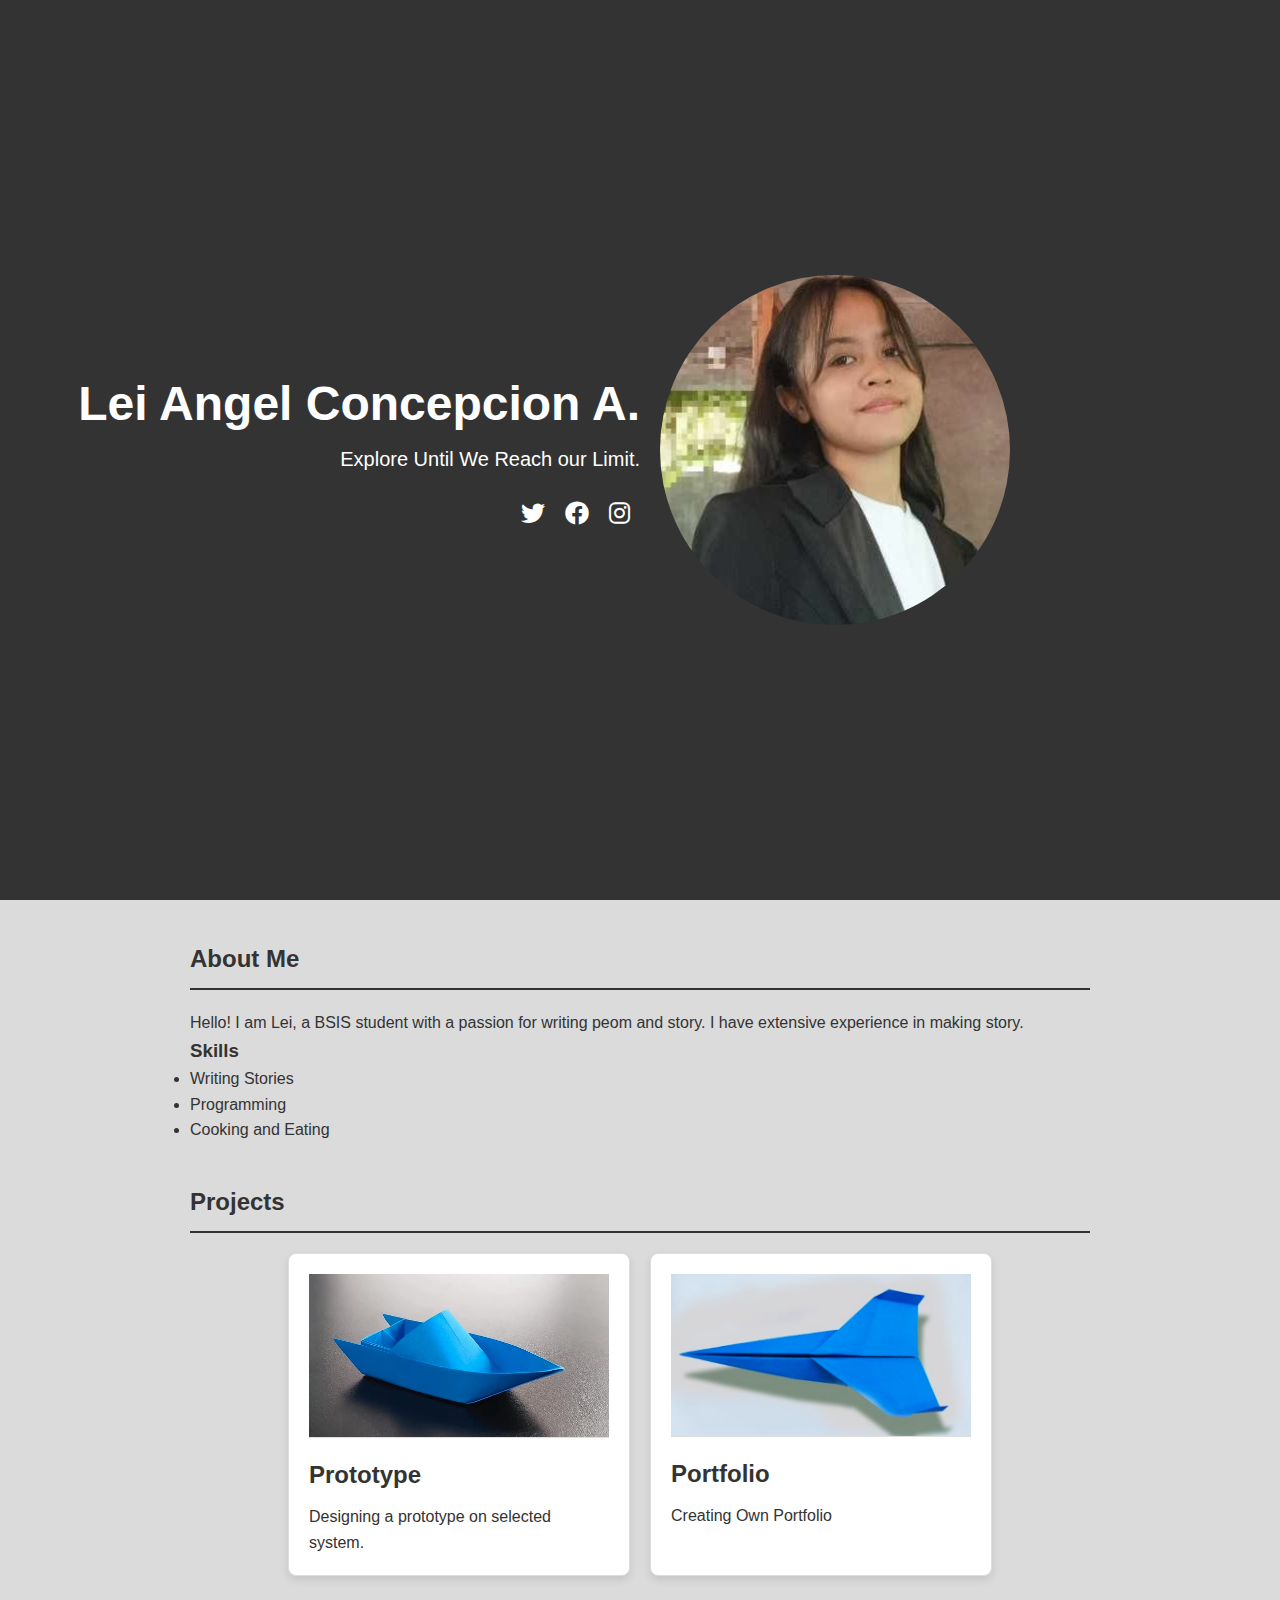
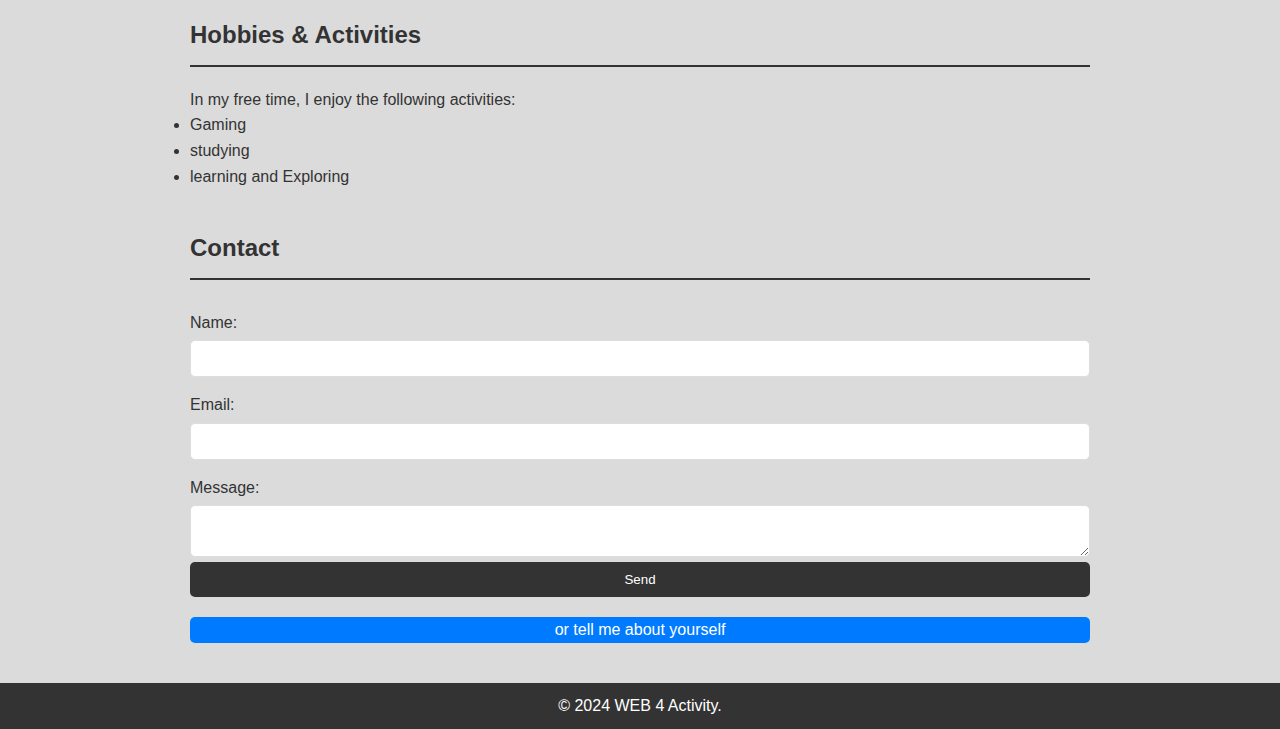
<file: src/index.html>
<!DOCTYPE html>
<html lang="en">
<head>
    <meta charset="UTF-8">
    <meta name="viewport" content="width=device-width, initial-scale=1.0">
    <title>Lei</title>
    <link rel="stylesheet" href="styles.css">
    <link rel="stylesheet" href="https://cdnjs.cloudflare.com/ajax/libs/font-awesome/6.0.0-beta3/css/all.min.css">
</head>
<body>
    <!-- Header Section -->
    <header id="landing-page">
        <div class="landing-content">
            <div class="text-content">
                <div class="intro">
                    <h1>Lei Angel Concepcion A.</h1>
                    <p>Explore Until We Reach our Limit.</p>
                </div>
                <div class="social-media">
                  <a href="https://twitter.com/yourprofile" target="_blank" aria-label="Twitter">
                      <i class="fab fa-twitter"></i>
                  </a>
                  <a href="https://linkedin.com/in/yourprofile" target="_blank" aria-label="LinkedIn">
                      <i class="fab fa-facebook"></i>
                  </a>
                  <a href="https://linkedin.com/in/yourprofile" target="_blank" aria-label="LinkedIn">
                    <i class="fab fa-instagram"></i>
                </a>
                </div>
            </div>
            <div class="profile-picture">
                <img src="profile.jpg" alt="Profile Picture">
            </div>
        </div>
    </header>

    <!-- Navigation Bar -->
    <nav id="navbar">
        <button class="menu-toggle" aria-label="Toggle navigation">&#9776;</button>
        <ul class="nav-list">
            <li><a href="#about">About Me</a></li>
            <li><a href="#projects">Projects</a></li>
            <li><a href="#hobbies">Hobbies</a></li>
            <li><a href="#contact">Contact</a></li>
        </ul>
    </nav>

    <!-- Main Content -->
    <main>
        <!-- About Me -->
        <section id="about">
            <h2>About Me</h2>
            <p>Hello! I am Lei, a BSIS student with a passion for writing peom and story. I have extensive experience in making story.</p>
            <h3>Skills</h3>
            <ul>
                <li>Writing Stories</li>
                <li>Programming</li>
                <li>Cooking and Eating</li>
            </ul>
        </section>

        <!-- Projects Section -->
        <section id="projects">
            <h2>Projects</h2>
            <div class="projects-container">
                <div class="project">
                    <div class="project-image">
                        <img src="paper-boat.png" alt="Project 1">
                    </div>
                    <div class="project-info">
                        <h3>Prototype</h3>
                        <p>Designing a prototype on selected system.</p>
                    </div>
                </div>

                <div class="project">
                    <div class="project-image">
                        <img src="paper-plane.png" alt="Project 2">
                    </div>
                    <div class="project-info">
                        <h3>Portfolio</h3>
                        <p>Creating Own Portfolio</p>
                    </div>
                </div>
            </div>
        </section>

        <section id="hobbies">
            <h2>Hobbies & Activities</h2>
            <p>In my free time, I enjoy the following activities:</p>
            <ul>
                <li>Gaming</li>
                <li>studying</li>
                <li>learning and Exploring</li>
            </ul>
        </section>

        <!-- Contact Section -->
        <section id="contact">
          <h2>Contact</h2>
          <form action="#" method="post">
              <label for="name">Name:</label>
              <input type="text" id="name" name="name" required>
      
              <label for="email">Email:</label>
              <input type="email" id="email" name="email" required>
      
              <label for="message">Message:</label>
              <textarea id="message" name="message" required></textarea>
      
              <button type="submit">Send</button>
          </form>
          <!-- Open form -->
          <a href="form.html" class="redirect-button">or tell me about yourself</a>
      </section>      
    </main>

    <!-- Footer -->
    <footer>
        <p>&copy; 2024 WEB 4 Activity.</p>
    </footer>

    <script>
      let lastScrollTop = 0;
      const header = document.getElementById('landing-page');
      const navbar = document.getElementById('navbar');
      const stickyHeight = header.offsetHeight;
  
      window.addEventListener('scroll', () => {
          let currentScroll = window.pageYOffset || document.documentElement.scrollTop;
  
          if (currentScroll > stickyHeight) {
              navbar.classList.add('sticky');
  
              if (currentScroll > lastScrollTop) {
                  navbar.classList.remove('visible');
              } else {
                  navbar.classList.add('visible');
              }
          } else {
              navbar.classList.remove('sticky');
              navbar.classList.remove('visible');
          }
  
          lastScrollTop = currentScroll <= 0 ? 0 : currentScroll;
      });


      document.addEventListener('DOMContentLoaded', () => {
            const menuToggle = document.querySelector('.menu-toggle');
            const navList = document.querySelector('.nav-list');
            const navLinks = document.querySelectorAll('.nav-list a');

            menuToggle.addEventListener('click', () => {
                navList.classList.toggle('active');
            });

            navLinks.forEach(link => {
                link.addEventListener('click', () => {
                    navList.classList.remove('active');
                });
            });
        });
  </script>
  
</body>
</html>
</file>
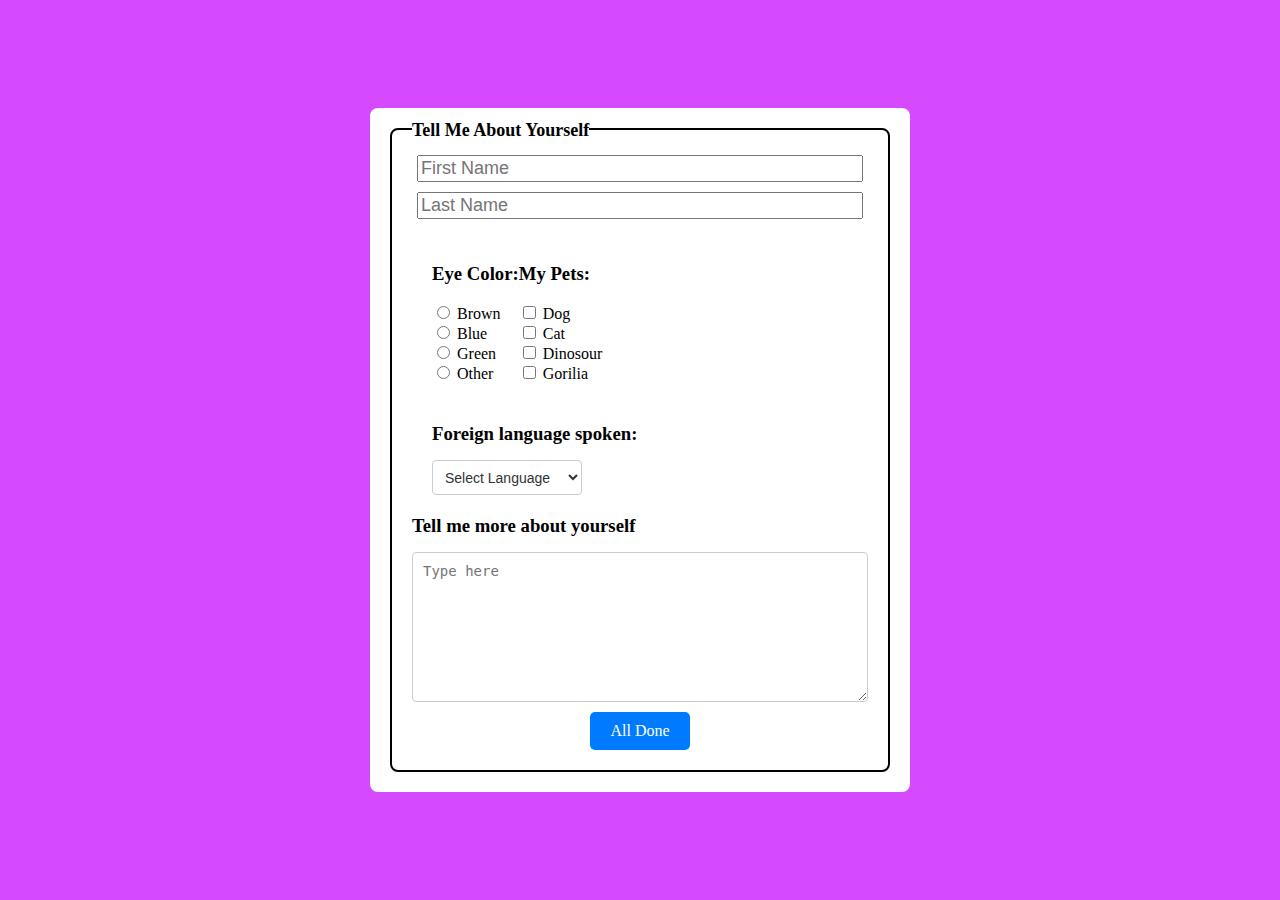
<file: src/form.html>
<!DOCTYPE html>
<html lang="en">
<head>
    <meta charset="UTF-8">
    <meta name="viewport" content="width=device-width, initial-scale=1.0">
    <title>form</title>
    <link rel="stylesheet" href="formstyle.css">
</head>
<body>
    <div class="main">
        <form action="" method="post">
            <h1>Tell Me About Yourself</h1>
            <div class="name">
                <input type="text" placeholder="First Name">
                <input type="text" placeholder="Last Name">
            </div>
    
            <div class="identity">
                
                <div class="eyecolor">
                    <h3>Eye Color:</h3>
                    <div class="color">
                        <input type="radio" id="brown" name="eye-color" value="Brown">
                        <label for="brown">Brown</label>
                    </div>
                    <div class="color">
                        <input type="radio" id="blue" name="eye-color" value="Blue">
                        <label for="blue">Blue</label>
                    </div>
                    <div class="color">
                        <input type="radio" id="green" name="eye-color" value="Green">
                        <label for="green">Green</label>
                    </div>
                    <div class="color">
                        <input type="radio" id="other" name="eye-color" value="Other">
                        <label for="other">Other</label>
                    </div>
                </div>
    
                <div class="pets">
    
                    <h3>My Pets:</h3>
                    <div class="pet">
                        <input type="checkbox">
                        <span>Dog</span>
                    </div>
    
                    <div class="pet">
                        <input type="checkbox">
                        <span>Cat</span>
                    </div>
    
                    <div class="pet">
                        <input type="checkbox">
                        <span>Dinosour</span>
                    </div>
    
                    <div class="pet">
                        <input type="checkbox">
                        <span>Gorilia</span>
                    </div>
    
                </div>
    
            </div>
    
            <div class="language">
                <h3>Foreign language spoken:</h3>
                <select name="" id="">
                    <option value="">Select Language</option>
                    <option value="">Chinese</option>
                    <option value="">Japanese</option>
                    <option value="">Korean</option>
                    <option value="">Mandarin</option>
                </select>
            </div>
    
            <div class="message">
                <h3>Tell me more about yourself</h3>
                <textarea name="" id="" placeholder="Type here"></textarea>
            </div>
            
            <div class="btn">
                <a href="index.html" class="button">All Done</a>
            </div>
    
        </form>
    </div>
    
</body>
</html>
</file>
<file: src/styles.css>
html{
    scroll-behavior: smooth;
}

body, h1, h2, h3, p, ul, li, form {
    margin: 0;
    padding: 0;
    box-sizing: border-box;
}

/* Body */
body {
    font-family: 'Arial', sans-serif;
    color: #333;
    background-color: #dbdbdb;
    line-height: 1.6;
}

/* Landing Page */
header#landing-page {
    height: 100vh;
    display: flex;
    align-items: center;
    justify-content: center;
    background-color: #333;
    color: #fff; 
    position: relative;
    transition: height 0.3s ease;
}

header#landing-page.scrolled {
    height: 60px; 
    display: flex;
    justify-content: space-between;
    padding: 0 20px;
}

.landing-content {
    display: flex;
    width: 100%;
    max-width: 1200px;
    margin: auto;
    justify-content: space-between;
    align-items: center;
    padding: 0 20px;
}

.text-content {
    flex: 1;
    padding: 20px;
    font-size: large;
    text-align: end;
}

.text-content h1 {
    font-size: 3rem;
}

.text-content p {
    font-size: 1.25rem;
}

/* Social Media */
.social-media {
    display: flex;
    justify-content: right;
    margin-top: 20px;
}

.social-media a {
    color: #ffffff;
    margin: 0 10px;
    font-size: 24px;
    text-decoration: none;
    transition: color 0.3s;
}

.social-media a:hover {
    color: #007bff;
}

.profile-picture {
    flex: 1;
    display: flex;
    justify-content: left;
}

.profile-picture img {
    border-radius: 50%;
    width: 350px;
    height: 350px;
    object-fit: cover;
}

/* Navigation Bar */
nav#navbar {
    background-color: #333;
    color: #fff;
    padding: 10px 0;
    position: fixed;
    top: 0;
    width: 100%;
    z-index: 1000;
    transition: transform 0.3s ease, height 0.3s ease;
    transform: translateY(-100%);
}

nav#navbar.sticky {
    transform: translateY(0);
}

nav#navbar.sticky.scrolled {
    background-color: #444;
    height: 60px;
}

nav#navbar.visible {
    transform: translateY(0);
}

.menu-toggle {
    display: none;
    background: none;
    border: none;
    color: #fff;
    font-size: 1.5rem;
    cursor: pointer;
    margin: 0 20px;
}

.nav-list {
    display: flex;
    justify-content: center;
    list-style: none;
    margin: 0;
    padding: 0;
}

.nav-list li {
    margin: 0 15px;
}

.nav-list li a {
    color: #fff;
    text-decoration: none;
    font-weight: bold;
}

/* Main Content */
main {
    padding: 20px;
}

/* Section */
section {
    padding: 20px;
    max-width: 900px;
    margin: auto;
}

section h2 {
    border-bottom: 2px solid #333;
    padding-bottom: 10px;
    margin-bottom: 20px;
}

/* Project Box */
.projects-container {
    display: flex;
    flex-wrap: wrap;
    gap: 20px;
    justify-content: center;
}

.project {
    background-color: #fff;
    border: 1px solid #ddd;
    border-radius: 8px;
    box-shadow: 0 4px 8px rgba(0, 0, 0, 0.1);
    overflow: hidden;
    width: 300px;
    padding: 20px;
    transition: transform 0.3s, box-shadow 0.3s;
}

.project:hover {
    transform: translateY(-5px);
    box-shadow: 0 6px 12px rgba(0, 0, 0, 0.2);
}

.project-image img {
    width: 100%;
    height: auto;
    border-bottom: 1px solid #ddd;
}

.project-info {
    padding-top: 10px;
}

.project-info h3 {
    margin-bottom: 10px;
    font-size: 1.5rem;
}

.project-info p {
    font-size: 1rem;
}

/* Contact Form */
form {
    display: flex;
    flex-direction: column;
}

form label {
    margin-top: 10px;
}

form input, form textarea {
    padding: 10px;
    margin: 5px 0;
    border: 1px solid #ddd;
    border-radius: 5px;
}

form button {
    padding: 10px;
    background-color: #333;
    color: #fff;
    border: none;
    cursor: pointer;
    border-radius: 5px;
}

form button:hover {
    background-color: #555;
}

/* Open form button */
.redirect-button {
    display: block;
    justify-content: center;
    text-align: center;
    width: inherit;
    background-color: #007bff;
    color: #fff;
    text-decoration: none;
    border-radius: 5px;
    font-size: 16px;
    margin-top: 20px;
    transition: background-color 0.3s;
}

.redirect-button:hover {
    background-color: #0056b3;
}

/* Footer */
footer {
    background-color: #333;
    color: #fff;
    text-align: center;
    padding: 10px 0;
}

/* Mobile Design */
@media (max-width: 768px) {
    header#landing-page {
        height: auto;
        padding: 20px;
        text-align: center;
    }

    .landing-content {
        flex-direction: column-reverse;
        align-items: center;
    }
    .text-content{
        display: flex;
        flex-direction: column-reverse;
    }
    .text-content h1 {
        font-size: 2rem;
    }
    .social-media{
        justify-content: center;
    }
    .social-media a {
        font-size: 20px;
    }

    .profile-picture {
        margin-top: 20px;
    }

    .profile-picture img {
        width: 250px;
        height: 250px;
    }

    .nav-list {
        display: none;
        flex-direction: column;
        width: 100%;
        text-align: center;
        padding: 0;
    }

    .nav-list.active {
        display: flex;
    }

    .menu-toggle {
        display: block;
    }
}

@media (max-width: 480px) {
    .text-content h1 {
        font-size: 1rem;
    }

    .text-content p {
        font-size: 1rem;
    }

    .profile-picture img {
        width: 200px;
        height: 200px;
    }

    form input, form textarea, form button {
        font-size: 0.9rem;
    }
}
</file>
<file: src/formstyle.css>
body {
    display: flex;
    justify-content: center;
    align-items: center;
    height: 100vh;
    margin: 0;
    background-color: rgb(213, 73, 255);
}

.main {
    background-color: rgb(255, 255, 255);
    width: 500px;
    height: auto;
    padding: 20px;
    border-radius: 8px;
    display: block;
    justify-content: center;
    text-align: center;
}

form {
    border: 2px solid black;
    padding: 20px; 
    border-radius: 8px;
}

h1 {
    font-size: large;
    display: block;
    position: absolute;
    margin-top: -30px;
    background-color: rgb(255, 255, 255);
}
.name{
    display: flex;
    flex-direction: column;
}

.name input{
    font-size: large;
    margin: 5px;
}

.identity {
    display: flex;
    flex-direction: row;
    text-align: left;
    color: #000000;
    padding: 20px; 
    border-radius: 8px;
}
.info .ayecolor, .info .pets {
    margin-right: 40px;
}
.info h3 {
    margin-top: 0;
    margin-bottom: 10px;
}
.radio-group, .check-group {
    margin-bottom: 10px; 
}
.radio-group input, .check-group input {
    margin-right: 10px; 
}

.language {
    color: #030303;
    padding: 20px;
    border-radius: 8px;
    display: flex;
    flex-direction: column;
    align-items: flex-start;
    max-width: 300px;
    width: 100%;
}
.language h3 {
    margin-top: 0;
    margin-bottom: 15px;
}
.language select {
    padding: 8px;
    border: 1px solid #ccc;
    border-radius: 4px;
    background-color: #fff;
    color: #333;
    width: 50%;
    font-size: 14px;
    height: 35px;
    box-sizing: border-box;
}

.message {
    color: #000000;
    border-radius: 8px;
    display: flex;
    flex-direction: column;
    max-width: 500px;
    width: 100%;
}
.message h3 {
    margin-top: 0;
    margin-bottom: 15px;
    text-align: left;
}
.message textarea {
    padding: 10px; 
    border: 1px solid #ccc;
    border-radius: 4px;
    background-color: #fff;
    color: #333;
    width: 100%;
    height: 150px; 
    font-size: 14px; 
    box-sizing: border-box;
    resize: vertical;
}

.button {
    display: inline-block;
    padding: 10px 20px;
    font-size: 16px;
    text-align: center;
    text-decoration: none;
    color: white;
    background-color: #007bff;
    border-radius: 5px;
    border: none;
    margin-top: 10px;
}

.button:hover {
    background-color: #0056b3;
}
</file>
